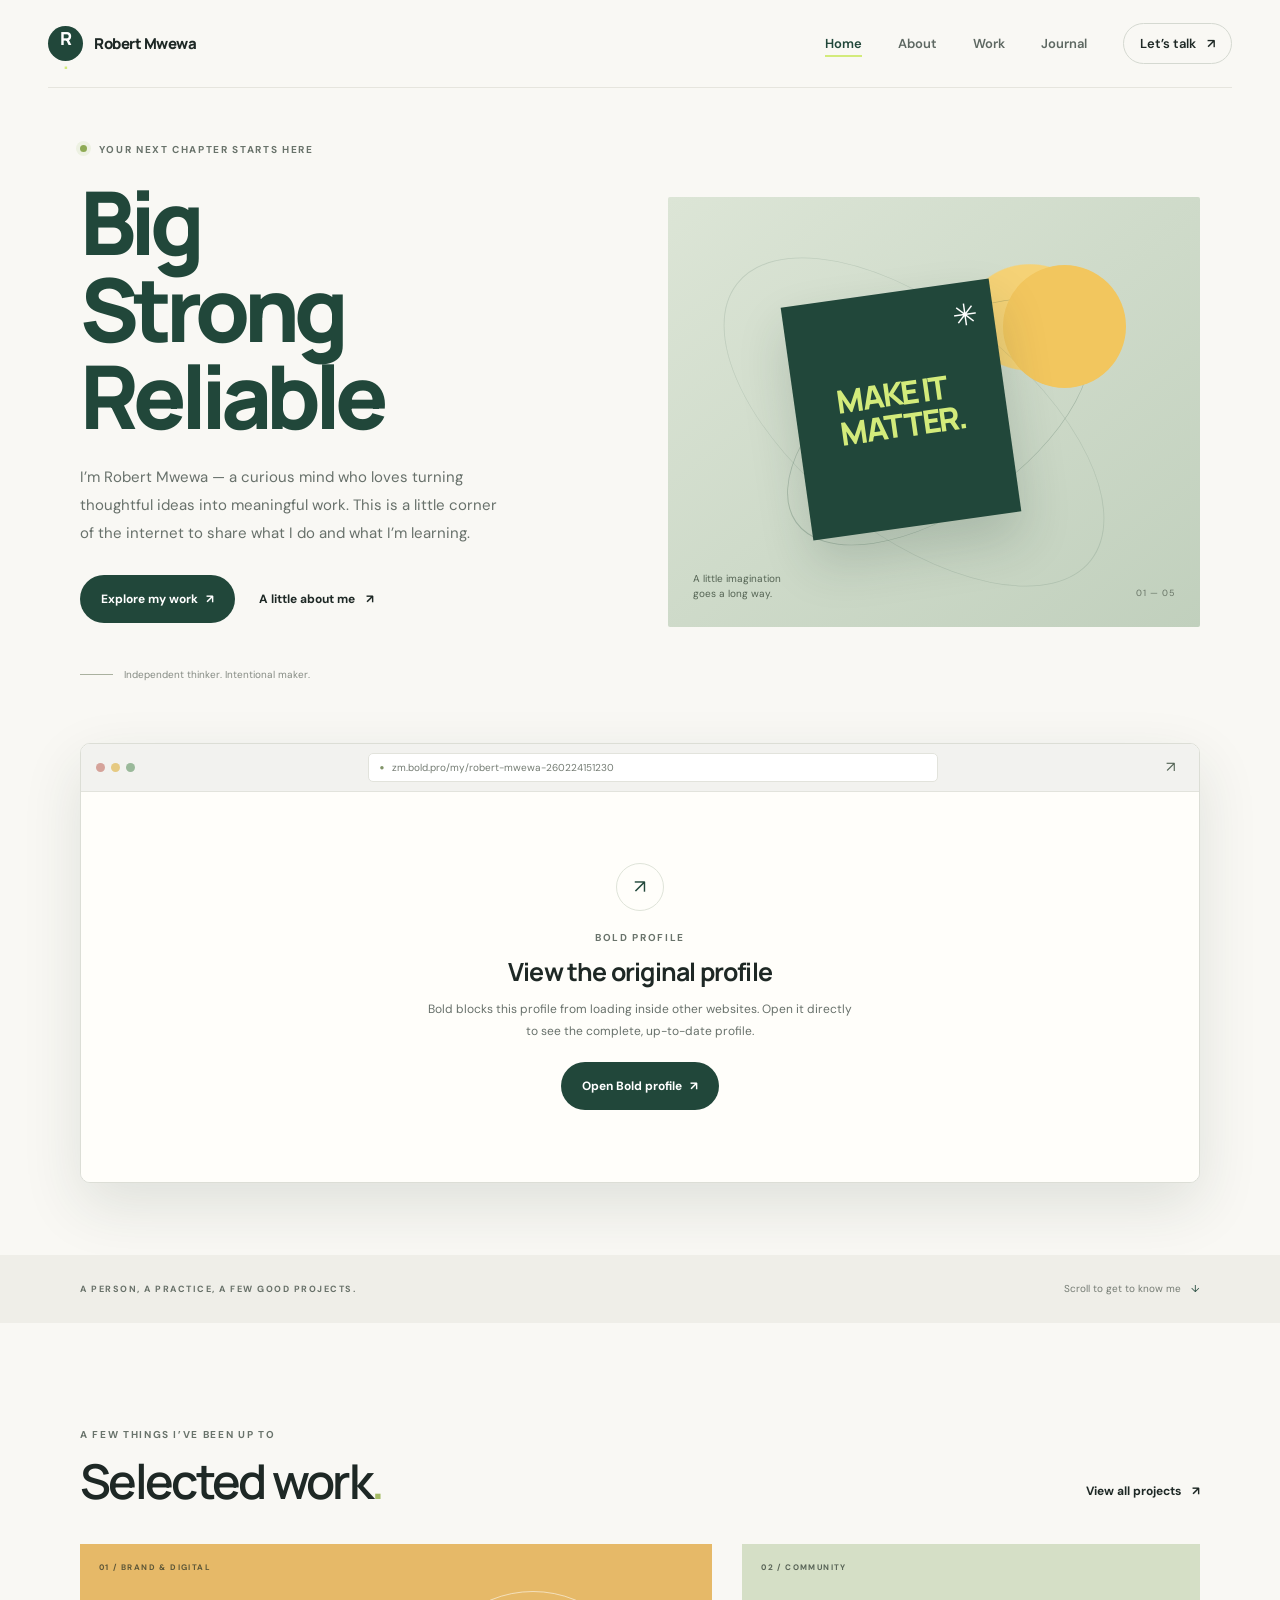
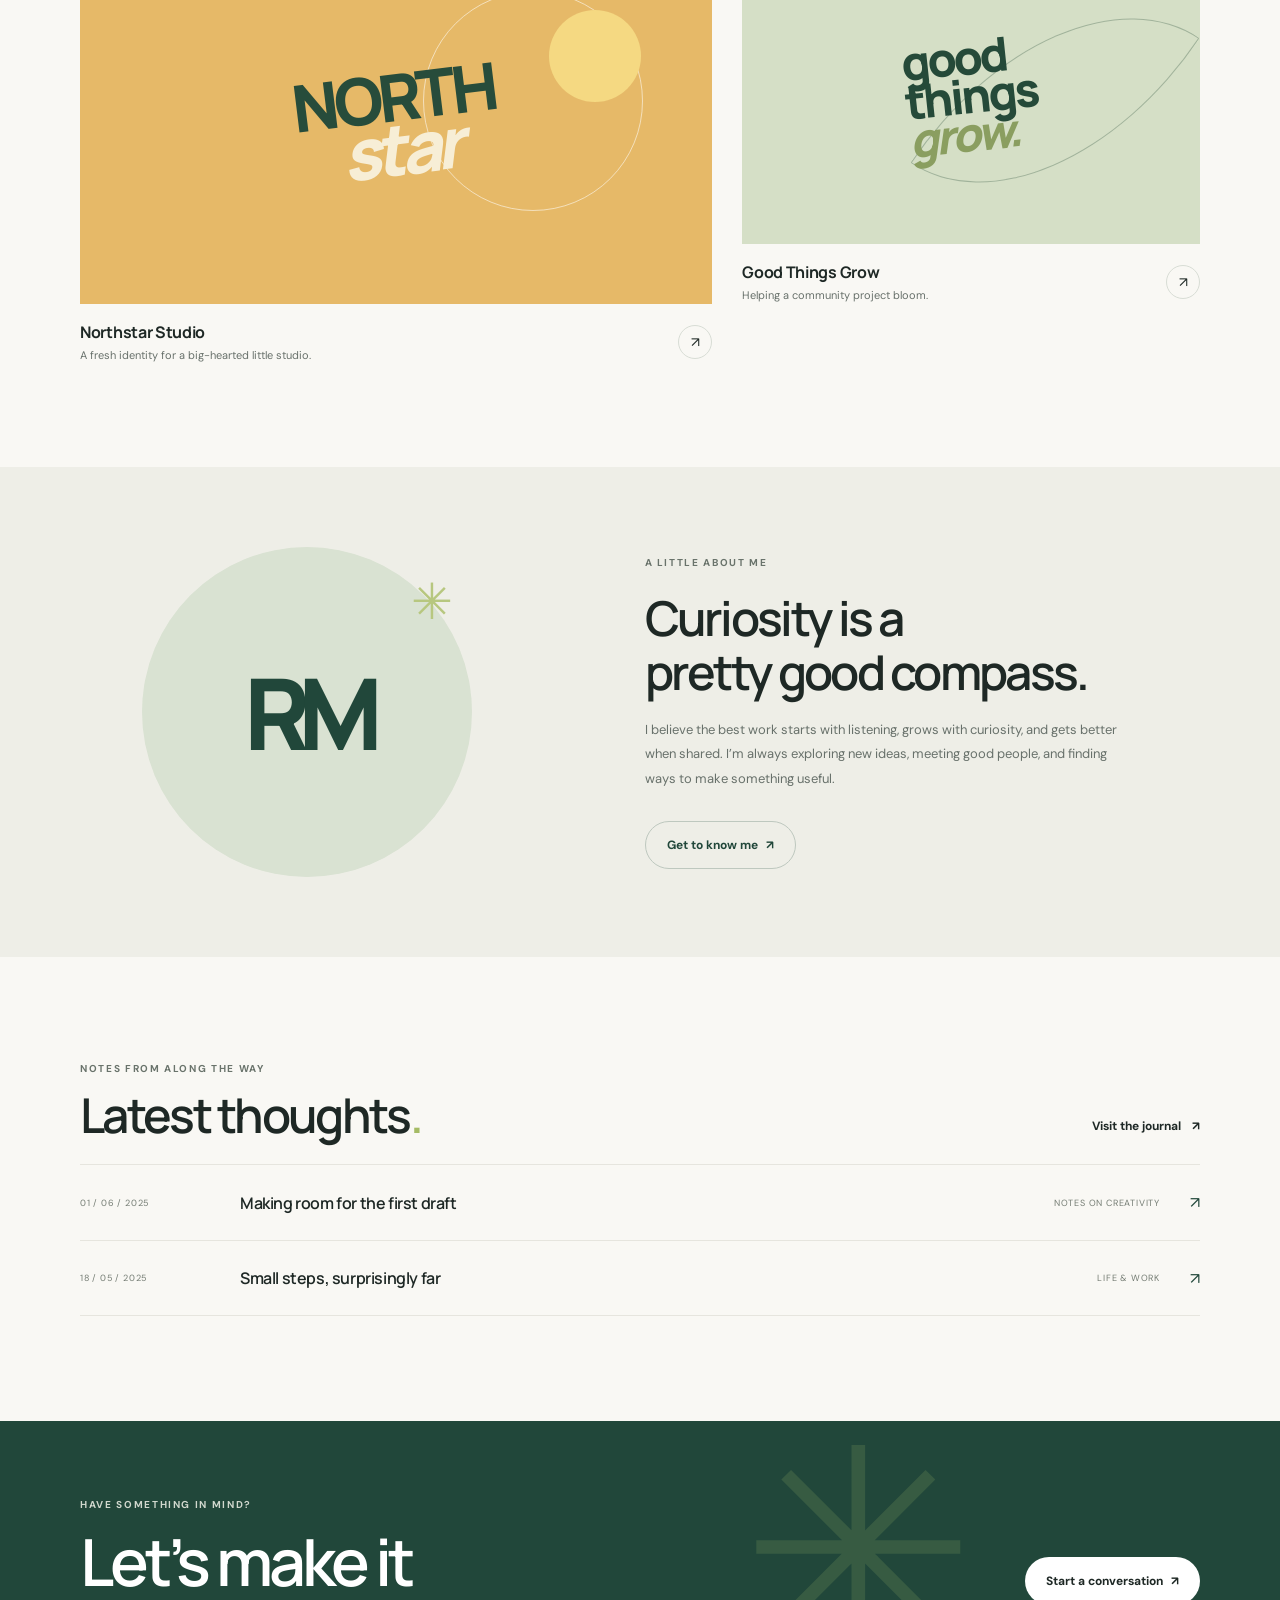
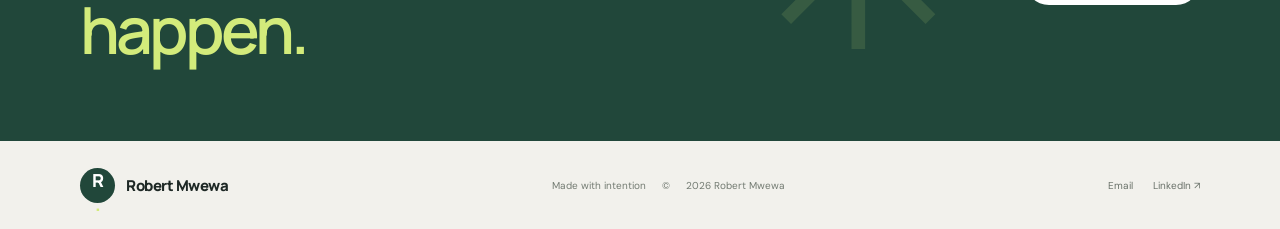
<file: index.html>
<!doctype html>
<html lang="en">
<head>
  <meta charset="utf-8">
  <meta name="viewport" content="width=device-width, initial-scale=1">
  <meta name="description" content="The personal portfolio of Robert Mwewa.">
  <title>Robert Mwewa — Personal Portfolio</title>
  <link rel="preconnect" href="https://fonts.googleapis.com">
  <link rel="preconnect" href="https://fonts.gstatic.com" crossorigin>
  <link href="https://fonts.googleapis.com/css2?family=DM+Sans:wght@400;500;600;700&family=Manrope:wght@400;500;600;700;800&display=swap" rel="stylesheet">
  <link rel="stylesheet" href="styles.css">
  <script src="script.js" defer></script>
</head>
<body>
  <header class="site-header">
    <a class="brand" href="index.html" aria-label="Robert Mwewa home"><span class="brand-mark">R<span>.</span></span><span>Robert Mwewa</span></a>
    <button class="menu-toggle" type="button" aria-expanded="false" aria-controls="site-nav" aria-label="Open navigation"><span></span><span></span></button>
    <nav class="site-nav" id="site-nav" aria-label="Main navigation">
      <a href="index.html">Home</a><a href="about.html">About</a><a href="work.html">Work</a><a href="journal.html">Journal</a><a class="nav-contact" href="contact.html">Let’s talk <span>↗</span></a>
    </nav>
  </header>

  <main>
    <section class="hero page-width">
      <div class="hero-copy">
        <p class="eyebrow"><span class="availability-dot"></span> YOUR NEXT CHAPTER STARTS HERE</p>
        <h1 class="hero-title"><span>Big</span><span>Strong</span><span>Reliable</span></h1>
        <p class="hero-intro">I’m Robert Mwewa — a curious mind who loves turning thoughtful ideas into meaningful work. This is a little corner of the internet to share what I do and what I’m learning.</p>
        <div class="hero-actions"><a class="button button-dark" href="work.html">Explore my work <span>↗</span></a><a class="text-link" href="about.html">A little about me <span>↗</span></a></div>
        <div class="hero-note"><span class="note-line"></span><span>Independent thinker. Intentional maker.</span></div>
      </div>
      <div class="hero-art" aria-label="Abstract artwork in warm yellow and blue" role="img">
        <div class="art-orbit orbit-one"></div><div class="art-orbit orbit-two"></div><div class="art-sun"></div><div class="art-card"><span>MAKE IT<br>MATTER.</span><i>✳</i></div><div class="art-caption">A little imagination<br>goes a long way.</div><div class="art-index">01 — 05</div>
      </div>
    </section>

    <section class="page-width profile-window-section" aria-label="Robert Mwewa's professional profile">
      <div class="browser-window">
        <div class="browser-toolbar">
          <div class="browser-controls"><span></span><span></span><span></span></div>
          <div class="browser-address"><span class="browser-lock">●</span> zm.bold.pro/my/robert-mwewa-260224151230</div>
          <a class="browser-open-link" href="https://zm.bold.pro/my/robert-mwewa-260224151230" target="_blank" rel="noopener noreferrer" aria-label="Open full profile in a new tab">↗</a>
        </div>
        <div class="profile-embed-notice">
          <span class="notice-icon" aria-hidden="true">↗</span>
          <p class="eyebrow">BOLD PROFILE</p>
          <h2>View the original profile</h2>
          <p>Bold blocks this profile from loading inside other websites. Open it directly to see the complete, up-to-date profile.</p>
          <a class="button button-dark" href="https://zm.bold.pro/my/robert-mwewa-260224151230" target="_blank" rel="noopener noreferrer">Open Bold profile <span>↗</span></a>
        </div>
      </div>
    </section>

    <section class="intro-strip">
      <div class="page-width strip-inner"><p>A PERSON, A PRACTICE, A FEW GOOD PROJECTS.</p><span>Scroll to get to know me <span class="down-arrow">↓</span></span></div>
    </section>

    <section class="section page-width featured-section">
      <div class="section-heading"><div><p class="eyebrow">A FEW THINGS I’VE BEEN UP TO</p><h2>Selected work<span class="accent-dot">.</span></h2></div><a class="text-link" href="work.html">View all projects <span>↗</span></a></div>
      <div class="project-grid">
        <a class="project-card project-large" href="work.html"><div class="project-art project-art-one"><span class="art-label">01 / BRAND & DIGITAL</span><div class="orbit-type">NORTH<br><em>star</em></div><span class="mini-sun"></span></div><div class="project-meta"><div><h3>Northstar Studio</h3><p>A fresh identity for a big-hearted little studio.</p></div><span class="round-arrow">↗</span></div></a>
        <a class="project-card" href="work.html"><div class="project-art project-art-two"><span class="art-label">02 / COMMUNITY</span><div class="community-mark">good<br>things<br><i>grow.</i></div><div class="leaf-shape"></div></div><div class="project-meta"><div><h3>Good Things Grow</h3><p>Helping a community project bloom.</p></div><span class="round-arrow">↗</span></div></a>
      </div>
    </section>

    <section class="home-about">
      <div class="page-width about-preview"><div class="about-shape"><span>RM</span><div class="shape-star">✳</div></div><div><p class="eyebrow">A LITTLE ABOUT ME</p><h2>Curiosity is a<br>pretty good compass.</h2><p class="body-copy">I believe the best work starts with listening, grows with curiosity, and gets better when shared. I’m always exploring new ideas, meeting good people, and finding ways to make something useful.</p><a class="button button-outline" href="about.html">Get to know me <span>↗</span></a></div></div>
    </section>

    <section class="section page-width journal-preview">
      <div class="section-heading"><div><p class="eyebrow">NOTES FROM ALONG THE WAY</p><h2>Latest thoughts<span class="accent-dot">.</span></h2></div><a class="text-link" href="journal.html">Visit the journal <span>↗</span></a></div>
      <a class="journal-row" href="journal.html"><span class="journal-date">01 / 06 / 2025</span><span class="journal-title">Making room for the first draft</span><span class="journal-type">NOTES ON CREATIVITY</span><span class="row-arrow">↗</span></a>
      <a class="journal-row" href="journal.html"><span class="journal-date">18 / 05 / 2025</span><span class="journal-title">Small steps, surprisingly far</span><span class="journal-type">LIFE & WORK</span><span class="row-arrow">↗</span></a>
    </section>

    <section class="contact-banner"><div class="page-width contact-inner"><div><p class="eyebrow">HAVE SOMETHING IN MIND?</p><h2>Let’s make it<br><span>happen.</span></h2></div><a class="button button-light" href="contact.html">Start a conversation <span>↗</span></a><span class="banner-star">✳</span></div></section>
  </main>
  <footer class="site-footer"><div class="page-width footer-inner"><a class="brand" href="index.html"><span class="brand-mark">R<span>.</span></span><span>Robert Mwewa</span></a><p>Made with intention <span>© <span data-year></span> Robert Mwewa</span></p><div class="footer-links"><a href="contact.html">Email</a><a href="https://www.linkedin.com/" target="_blank" rel="noreferrer">LinkedIn ↗</a></div></div></footer>
</body>
</html>
</file>
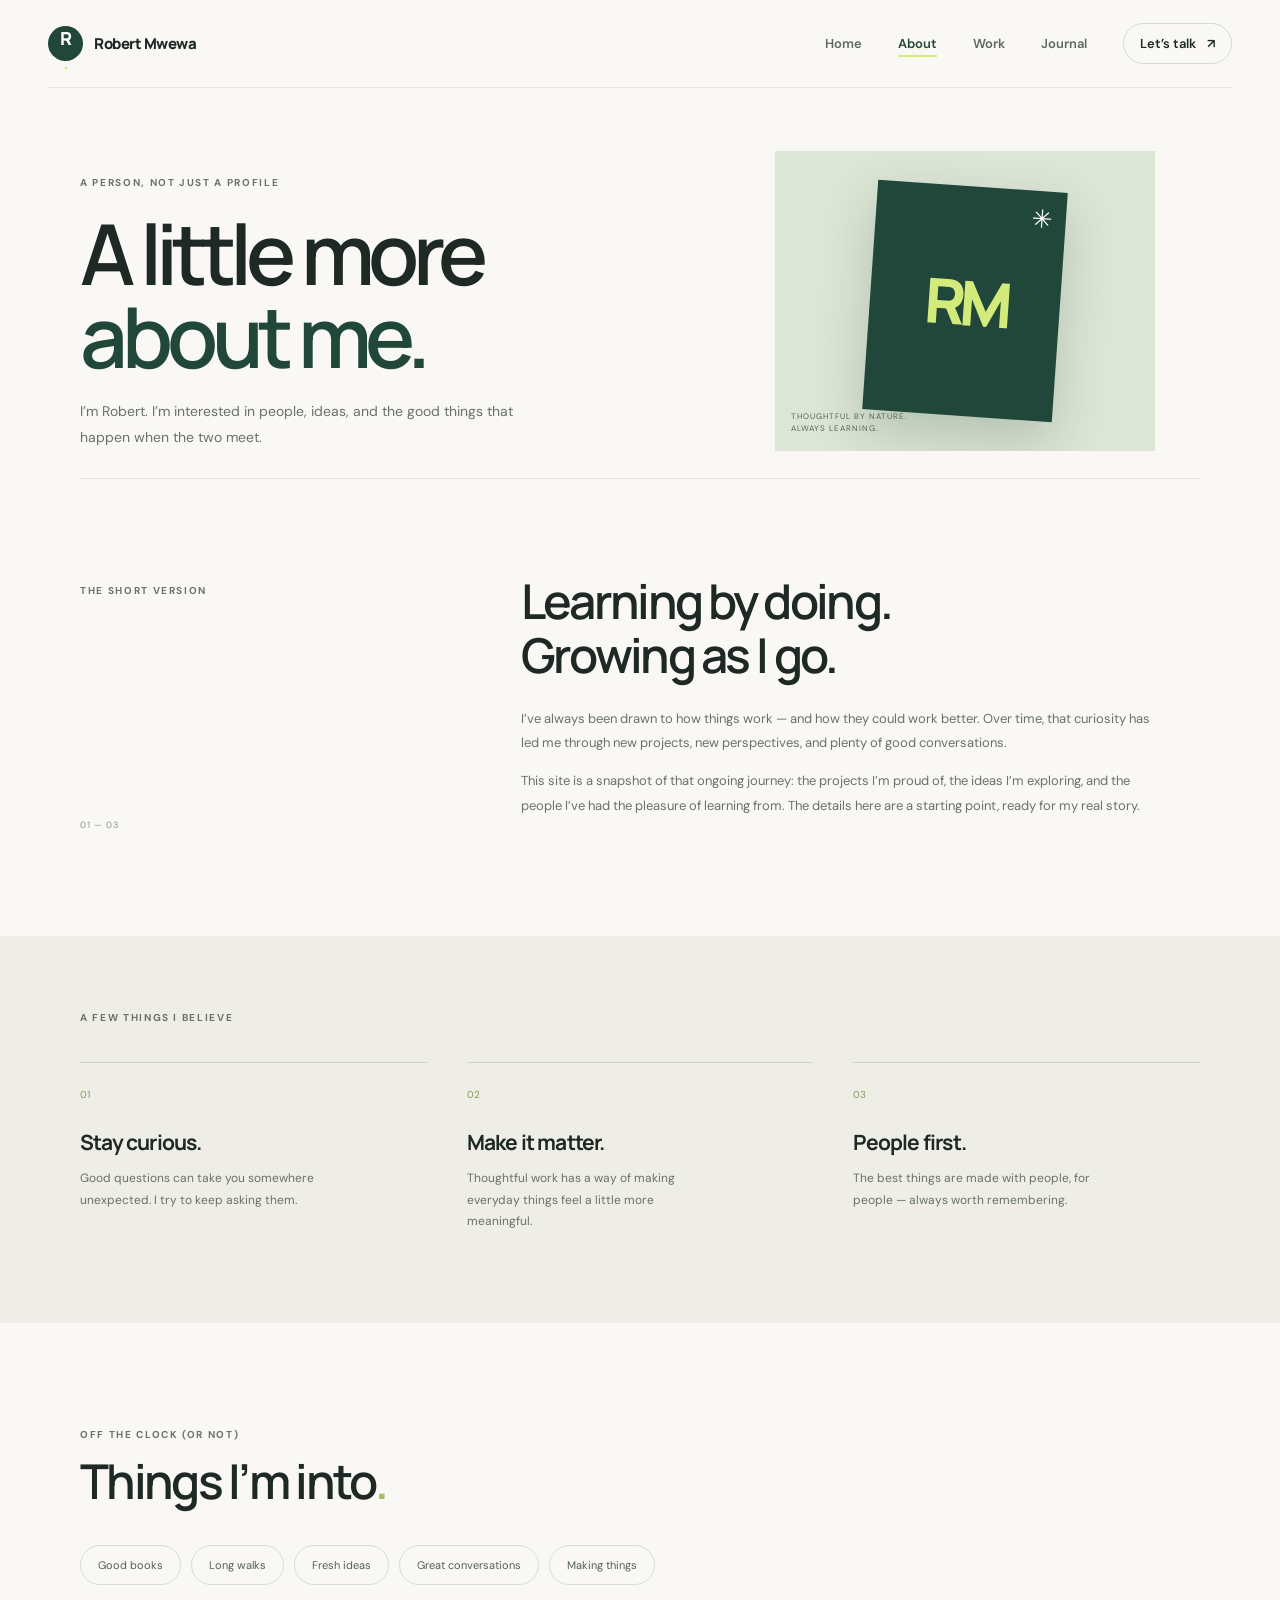
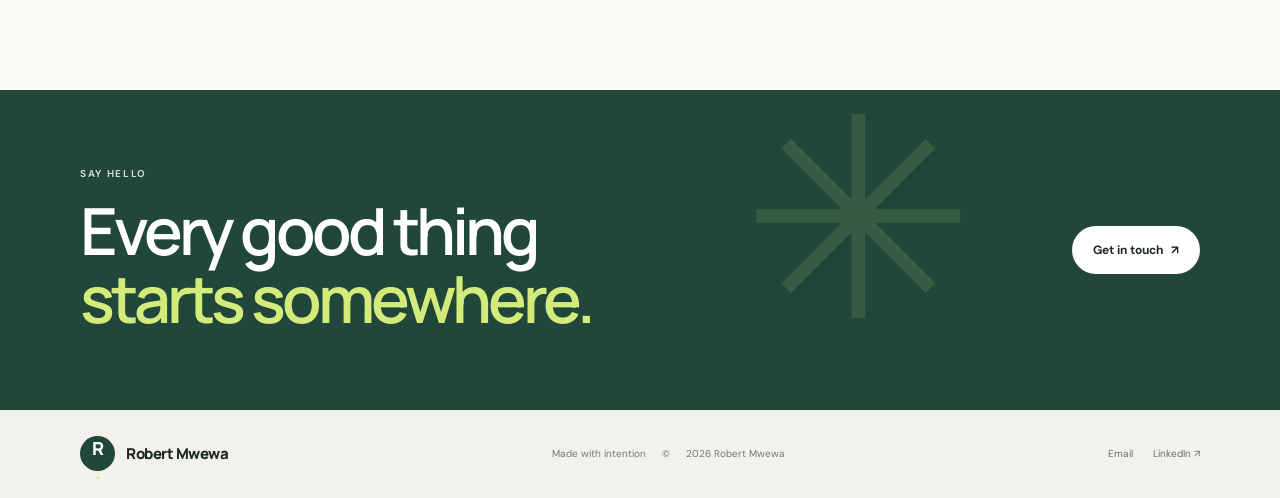
<file: about.html>
<!doctype html>
<html lang="en">
<head>
  <meta charset="utf-8"><meta name="viewport" content="width=device-width, initial-scale=1">
  <meta name="description" content="Get to know Robert Mwewa."><title>About — Robert Mwewa</title>
  <link rel="preconnect" href="https://fonts.googleapis.com"><link rel="preconnect" href="https://fonts.gstatic.com" crossorigin>
  <link href="https://fonts.googleapis.com/css2?family=DM+Sans:wght@400;500;600;700&family=Manrope:wght@400;500;600;700;800&display=swap" rel="stylesheet"><link rel="stylesheet" href="styles.css"><script src="script.js" defer></script>
</head>
<body>
  <header class="site-header"><a class="brand" href="index.html"><span class="brand-mark">R<span>.</span></span><span>Robert Mwewa</span></a><button class="menu-toggle" type="button" aria-expanded="false" aria-controls="site-nav" aria-label="Open navigation"><span></span><span></span></button><nav class="site-nav" id="site-nav" aria-label="Main navigation"><a href="index.html">Home</a><a href="about.html">About</a><a href="work.html">Work</a><a href="journal.html">Journal</a><a class="nav-contact" href="contact.html">Let’s talk <span>↗</span></a></nav></header>
  <main><section class="inner-hero page-width"><p class="eyebrow">A PERSON, NOT JUST A PROFILE</p><h1>A little more<br><span>about me.</span></h1><p class="inner-lede">I’m Robert. I’m interested in people, ideas, and the good things that happen when the two meet.</p><div class="about-hero-art"><div class="about-portrait"><span>RM</span><i>✳</i></div><span class="portrait-note">THOUGHTFUL BY NATURE.<br>ALWAYS LEARNING.</span></div></section>
    <section class="section page-width story-section"><div class="story-label"><p class="eyebrow">THE SHORT VERSION</p><span>01 — 03</span></div><div class="story-content"><h2>Learning by doing.<br>Growing as I go.</h2><p class="body-copy">I’ve always been drawn to how things work — and how they could work better. Over time, that curiosity has led me through new projects, new perspectives, and plenty of good conversations.</p><p class="body-copy">This site is a snapshot of that ongoing journey: the projects I’m proud of, the ideas I’m exploring, and the people I’ve had the pleasure of learning from. The details here are a starting point, ready for my real story.</p></div></section>
    <section class="values-section"><div class="page-width"><p class="eyebrow">A FEW THINGS I BELIEVE</p><div class="values-grid"><article><span>01</span><h3>Stay curious.</h3><p>Good questions can take you somewhere unexpected. I try to keep asking them.</p></article><article><span>02</span><h3>Make it matter.</h3><p>Thoughtful work has a way of making everyday things feel a little more meaningful.</p></article><article><span>03</span><h3>People first.</h3><p>The best things are made with people, for people — always worth remembering.</p></article></div></div></section>
    <section class="section page-width"><div class="section-heading"><div><p class="eyebrow">OFF THE CLOCK (OR NOT)</p><h2>Things I’m into<span class="accent-dot">.</span></h2></div></div><div class="interest-list"><span>Good books</span><span>Long walks</span><span>Fresh ideas</span><span>Great conversations</span><span>Making things</span></div></section>
    <section class="contact-banner"><div class="page-width contact-inner"><div><p class="eyebrow">SAY HELLO</p><h2>Every good thing<br><span>starts somewhere.</span></h2></div><a class="button button-light" href="contact.html">Get in touch <span>↗</span></a><span class="banner-star">✳</span></div></section></main>
  <footer class="site-footer"><div class="page-width footer-inner"><a class="brand" href="index.html"><span class="brand-mark">R<span>.</span></span><span>Robert Mwewa</span></a><p>Made with intention <span>© <span data-year></span> Robert Mwewa</span></p><div class="footer-links"><a href="contact.html">Email</a><a href="https://www.linkedin.com/" target="_blank" rel="noreferrer">LinkedIn ↗</a></div></div></footer>
</body></html>
</file>
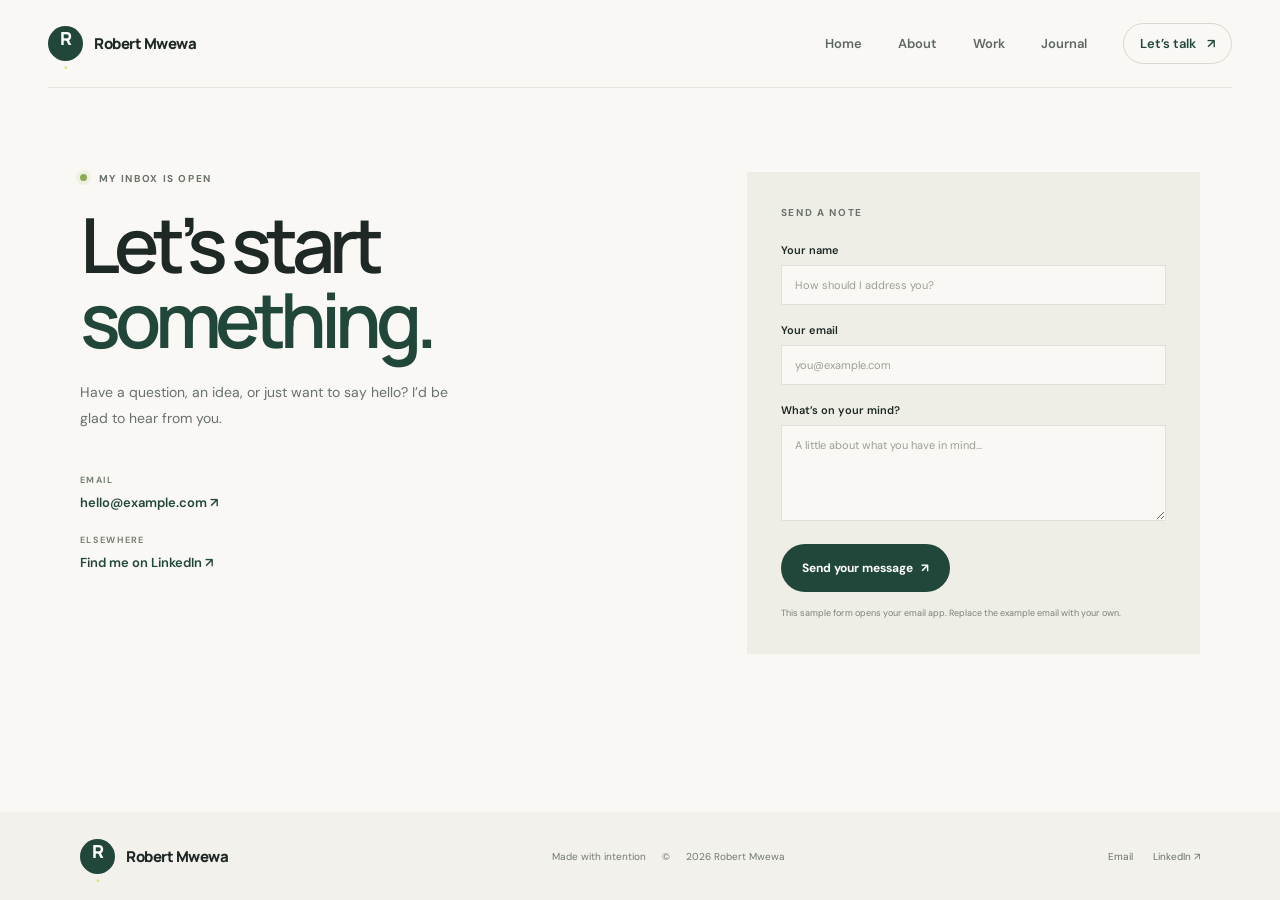
<file: contact.html>
<!doctype html>
<html lang="en">
<head>
  <meta charset="utf-8"><meta name="viewport" content="width=device-width, initial-scale=1">
  <meta name="description" content="Get in touch with Robert Mwewa."><title>Contact — Robert Mwewa</title>
  <link rel="preconnect" href="https://fonts.googleapis.com"><link rel="preconnect" href="https://fonts.gstatic.com" crossorigin>
  <link href="https://fonts.googleapis.com/css2?family=DM+Sans:wght@400;500;600;700&family=Manrope:wght@400;500;600;700;800&display=swap" rel="stylesheet"><link rel="stylesheet" href="styles.css"><script src="script.js" defer></script>
</head>
<body>
  <header class="site-header"><a class="brand" href="index.html"><span class="brand-mark">R<span>.</span></span><span>Robert Mwewa</span></a><button class="menu-toggle" type="button" aria-expanded="false" aria-controls="site-nav" aria-label="Open navigation"><span></span><span></span></button><nav class="site-nav" id="site-nav" aria-label="Main navigation"><a href="index.html">Home</a><a href="about.html">About</a><a href="work.html">Work</a><a href="journal.html">Journal</a><a class="nav-contact" href="contact.html">Let’s talk <span>↗</span></a></nav></header>
  <main><section class="contact-page page-width"><div class="contact-page-copy"><p class="eyebrow"><span class="availability-dot"></span> MY INBOX IS OPEN</p><h1>Let’s start<br><span>something.</span></h1><p class="inner-lede">Have a question, an idea, or just want to say hello? I’d be glad to hear from you.</p><div class="contact-detail"><span>EMAIL</span><a href="mailto:hello@example.com">hello@example.com ↗</a></div><div class="contact-detail"><span>ELSEWHERE</span><a href="https://www.linkedin.com/" target="_blank" rel="noreferrer">Find me on LinkedIn ↗</a></div></div>
      <form class="contact-form" action="mailto:hello@example.com" method="post" enctype="text/plain"><p class="eyebrow">SEND A NOTE</p><label for="name">Your name</label><input id="name" name="name" type="text" placeholder="How should I address you?" required><label for="email">Your email</label><input id="email" name="email" type="email" placeholder="you@example.com" required><label for="message">What’s on your mind?</label><textarea id="message" name="message" rows="5" placeholder="A little about what you have in mind..." required></textarea><button class="button button-dark" type="submit">Send your message <span>↗</span></button><p class="form-note">This sample form opens your email app. Replace the example email with your own.</p></form></section></main>
  <footer class="site-footer"><div class="page-width footer-inner"><a class="brand" href="index.html"><span class="brand-mark">R<span>.</span></span><span>Robert Mwewa</span></a><p>Made with intention <span>© <span data-year></span> Robert Mwewa</span></p><div class="footer-links"><a href="contact.html">Email</a><a href="https://www.linkedin.com/" target="_blank" rel="noreferrer">LinkedIn ↗</a></div></div></footer>
</body></html>
</file>
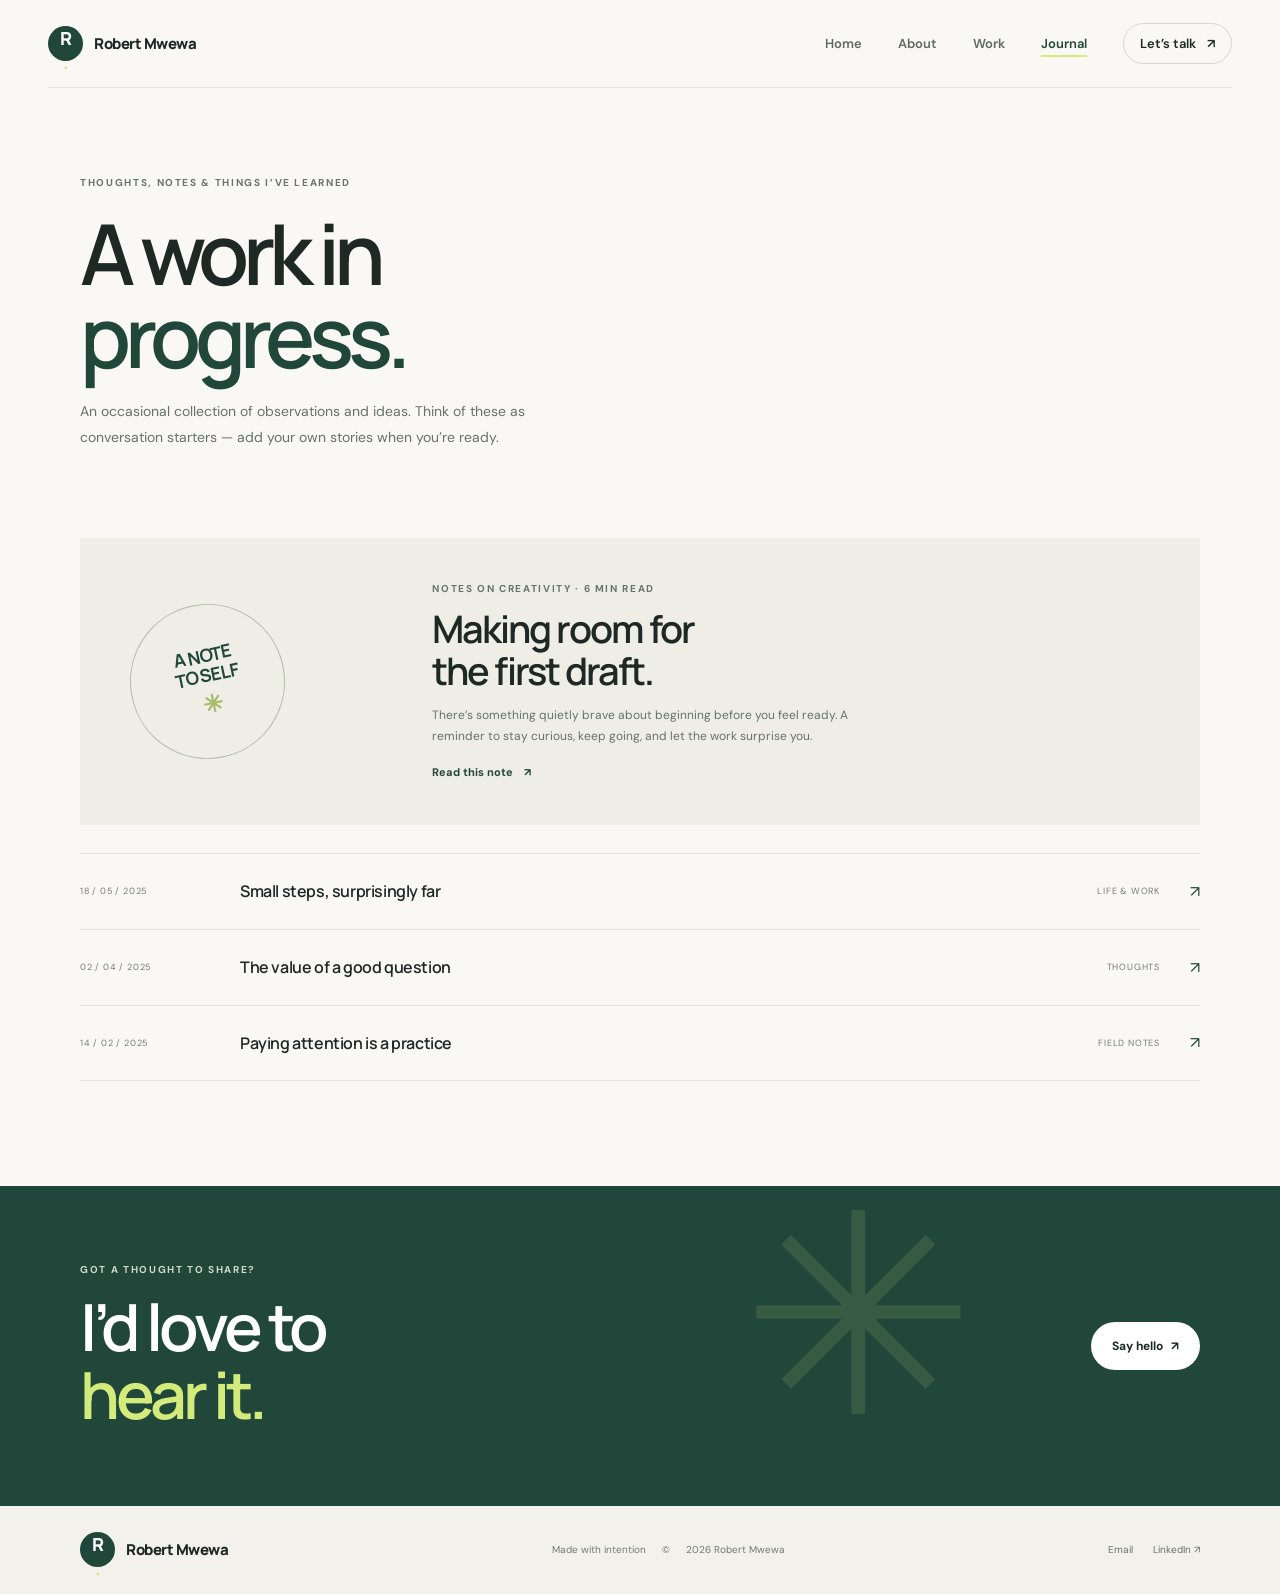
<file: journal.html>
<!doctype html>
<html lang="en">
<head>
  <meta charset="utf-8"><meta name="viewport" content="width=device-width, initial-scale=1">
  <meta name="description" content="Notes and ideas from Robert Mwewa."><title>Journal — Robert Mwewa</title>
  <link rel="preconnect" href="https://fonts.googleapis.com"><link rel="preconnect" href="https://fonts.gstatic.com" crossorigin>
  <link href="https://fonts.googleapis.com/css2?family=DM+Sans:wght@400;500;600;700&family=Manrope:wght@400;500;600;700;800&display=swap" rel="stylesheet"><link rel="stylesheet" href="styles.css"><script src="script.js" defer></script>
</head>
<body>
  <header class="site-header"><a class="brand" href="index.html"><span class="brand-mark">R<span>.</span></span><span>Robert Mwewa</span></a><button class="menu-toggle" type="button" aria-expanded="false" aria-controls="site-nav" aria-label="Open navigation"><span></span><span></span></button><nav class="site-nav" id="site-nav" aria-label="Main navigation"><a href="index.html">Home</a><a href="about.html">About</a><a href="work.html">Work</a><a href="journal.html">Journal</a><a class="nav-contact" href="contact.html">Let’s talk <span>↗</span></a></nav></header>
  <main><section class="inner-hero journal-intro page-width"><p class="eyebrow">THOUGHTS, NOTES & THINGS I’VE LEARNED</p><h1>A work in<br><span>progress.</span></h1><p class="inner-lede">An occasional collection of observations and ideas. Think of these as conversation starters — add your own stories when you’re ready.</p></section>
    <section class="section page-width journal-list"><a class="journal-feature" href="contact.html"><div class="feature-stamp">A NOTE<br>TO SELF <span>✳</span></div><div><p class="eyebrow">NOTES ON CREATIVITY · 6 MIN READ</p><h2>Making room for<br>the first draft.</h2><p>There’s something quietly brave about beginning before you feel ready. A reminder to stay curious, keep going, and let the work surprise you.</p><span class="text-link">Read this note <span>↗</span></span></div></a>
      <a class="journal-row" href="contact.html"><span class="journal-date">18 / 05 / 2025</span><span class="journal-title">Small steps, surprisingly far</span><span class="journal-type">LIFE & WORK</span><span class="row-arrow">↗</span></a>
      <a class="journal-row" href="contact.html"><span class="journal-date">02 / 04 / 2025</span><span class="journal-title">The value of a good question</span><span class="journal-type">THOUGHTS</span><span class="row-arrow">↗</span></a>
      <a class="journal-row" href="contact.html"><span class="journal-date">14 / 02 / 2025</span><span class="journal-title">Paying attention is a practice</span><span class="journal-type">FIELD NOTES</span><span class="row-arrow">↗</span></a>
    </section><section class="contact-banner"><div class="page-width contact-inner"><div><p class="eyebrow">GOT A THOUGHT TO SHARE?</p><h2>I’d love to<br><span>hear it.</span></h2></div><a class="button button-light" href="contact.html">Say hello <span>↗</span></a><span class="banner-star">✳</span></div></section></main>
  <footer class="site-footer"><div class="page-width footer-inner"><a class="brand" href="index.html"><span class="brand-mark">R<span>.</span></span><span>Robert Mwewa</span></a><p>Made with intention <span>© <span data-year></span> Robert Mwewa</span></p><div class="footer-links"><a href="contact.html">Email</a><a href="https://www.linkedin.com/" target="_blank" rel="noreferrer">LinkedIn ↗</a></div></div></footer>
</body></html>
</file>
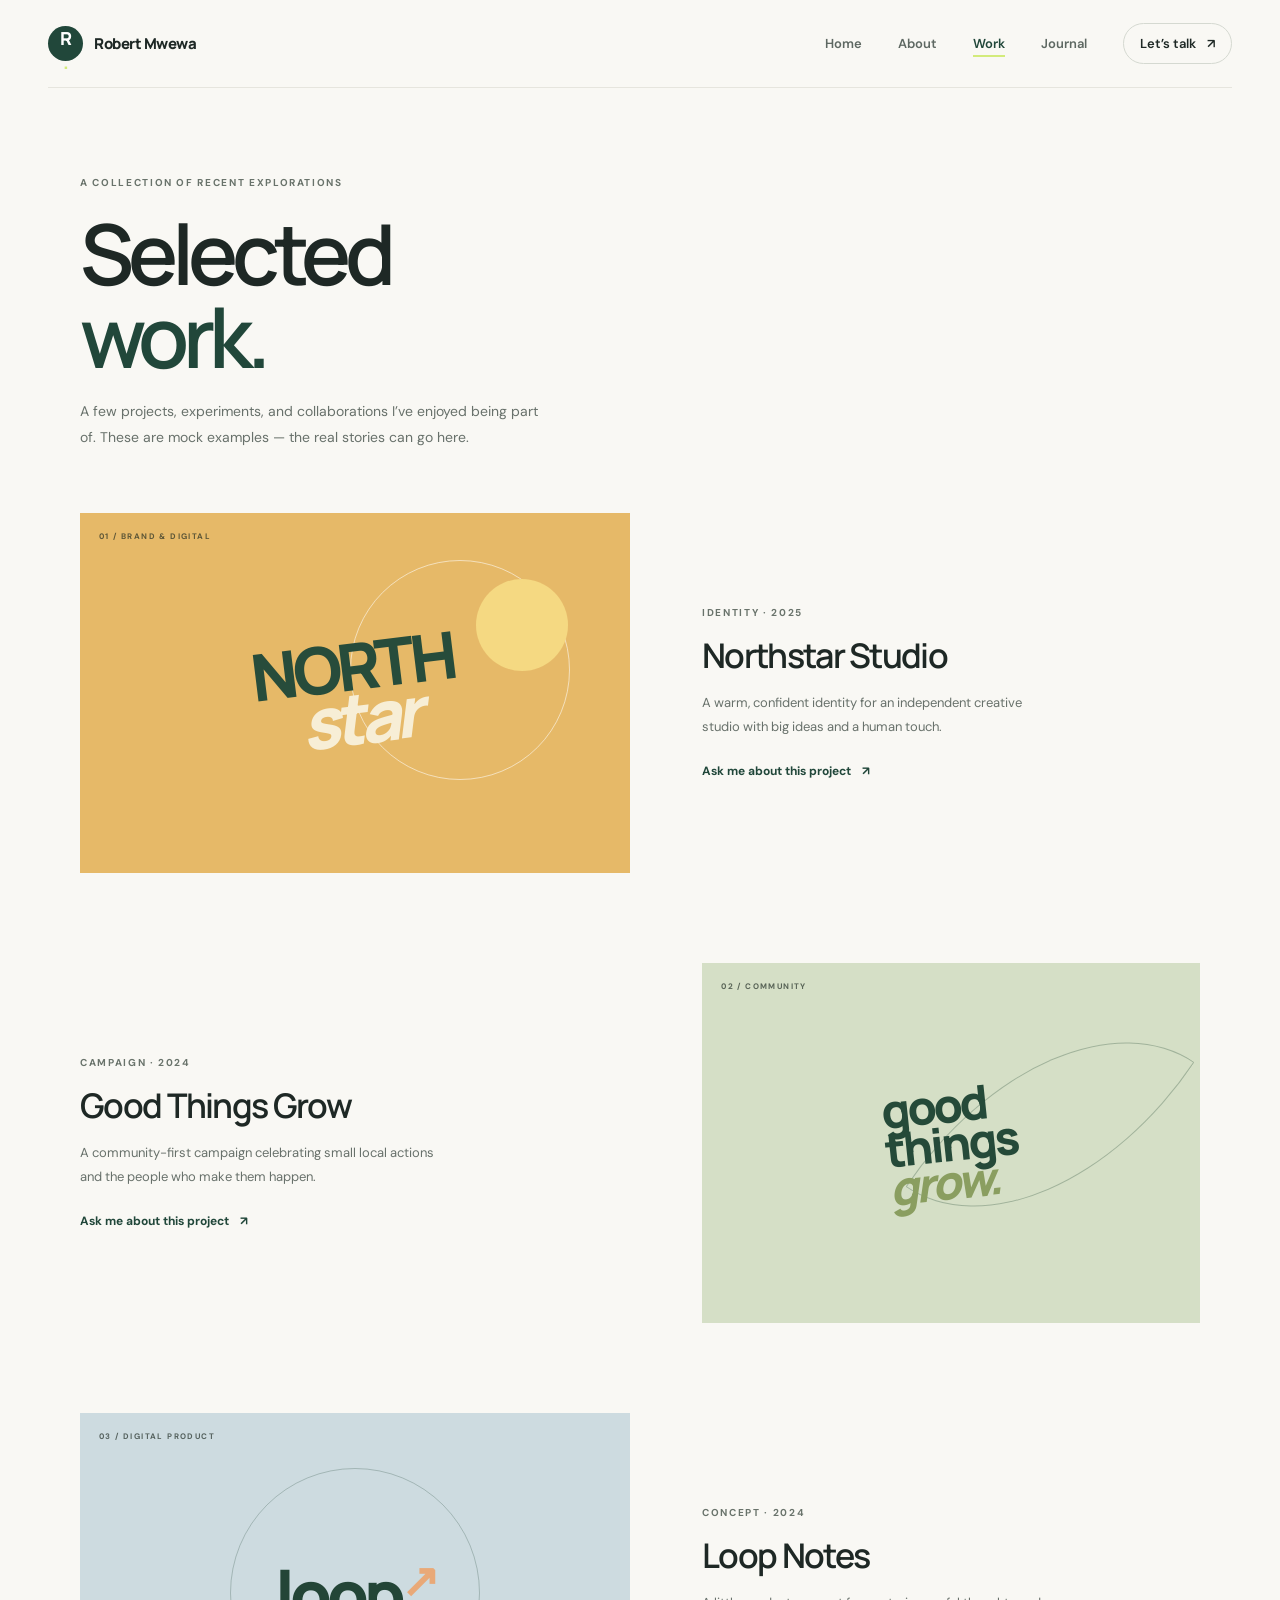
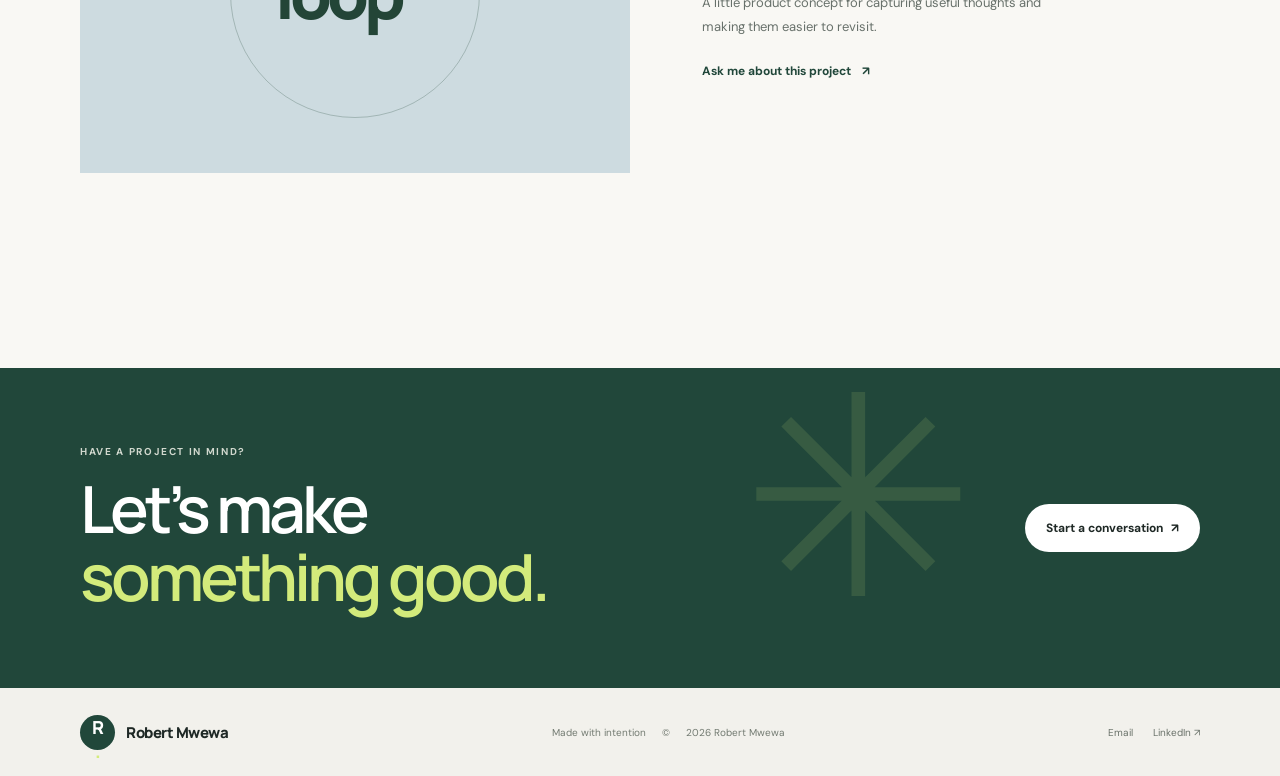
<file: work.html>
<!doctype html>
<html lang="en">
<head>
  <meta charset="utf-8"><meta name="viewport" content="width=device-width, initial-scale=1">
  <meta name="description" content="Selected projects by Robert Mwewa."><title>Selected Work — Robert Mwewa</title>
  <link rel="preconnect" href="https://fonts.googleapis.com"><link rel="preconnect" href="https://fonts.gstatic.com" crossorigin>
  <link href="https://fonts.googleapis.com/css2?family=DM+Sans:wght@400;500;600;700&family=Manrope:wght@400;500;600;700;800&display=swap" rel="stylesheet"><link rel="stylesheet" href="styles.css"><script src="script.js" defer></script>
</head>
<body>
  <header class="site-header"><a class="brand" href="index.html"><span class="brand-mark">R<span>.</span></span><span>Robert Mwewa</span></a><button class="menu-toggle" type="button" aria-expanded="false" aria-controls="site-nav" aria-label="Open navigation"><span></span><span></span></button><nav class="site-nav" id="site-nav" aria-label="Main navigation"><a href="index.html">Home</a><a href="about.html">About</a><a href="work.html">Work</a><a href="journal.html">Journal</a><a class="nav-contact" href="contact.html">Let’s talk <span>↗</span></a></nav></header>
  <main><section class="inner-hero work-intro page-width"><p class="eyebrow">A COLLECTION OF RECENT EXPLORATIONS</p><h1>Selected<br><span>work.</span></h1><p class="inner-lede">A few projects, experiments, and collaborations I’ve enjoyed being part of. These are mock examples — the real stories can go here.</p></section>
    <section class="section page-width work-list">
      <article class="work-item"><div class="project-art project-art-one"><span class="art-label">01 / BRAND & DIGITAL</span><div class="orbit-type">NORTH<br><em>star</em></div><span class="mini-sun"></span></div><div class="work-copy"><p class="eyebrow">IDENTITY · 2025</p><h2>Northstar Studio</h2><p>A warm, confident identity for an independent creative studio with big ideas and a human touch.</p><a class="text-link" href="contact.html">Ask me about this project <span>↗</span></a></div></article>
      <article class="work-item"><div class="project-art project-art-two"><span class="art-label">02 / COMMUNITY</span><div class="community-mark">good<br>things<br><i>grow.</i></div><div class="leaf-shape"></div></div><div class="work-copy"><p class="eyebrow">CAMPAIGN · 2024</p><h2>Good Things Grow</h2><p>A community-first campaign celebrating small local actions and the people who make them happen.</p><a class="text-link" href="contact.html">Ask me about this project <span>↗</span></a></div></article>
      <article class="work-item"><div class="project-art project-art-three"><span class="art-label">03 / DIGITAL PRODUCT</span><div class="loop-symbol">loop<span>↗</span></div><div class="loop-orb"></div></div><div class="work-copy"><p class="eyebrow">CONCEPT · 2024</p><h2>Loop Notes</h2><p>A little product concept for capturing useful thoughts and making them easier to revisit.</p><a class="text-link" href="contact.html">Ask me about this project <span>↗</span></a></div></article>
    </section><section class="contact-banner"><div class="page-width contact-inner"><div><p class="eyebrow">HAVE A PROJECT IN MIND?</p><h2>Let’s make<br><span>something good.</span></h2></div><a class="button button-light" href="contact.html">Start a conversation <span>↗</span></a><span class="banner-star">✳</span></div></section></main>
  <footer class="site-footer"><div class="page-width footer-inner"><a class="brand" href="index.html"><span class="brand-mark">R<span>.</span></span><span>Robert Mwewa</span></a><p>Made with intention <span>© <span data-year></span> Robert Mwewa</span></p><div class="footer-links"><a href="contact.html">Email</a><a href="https://www.linkedin.com/" target="_blank" rel="noreferrer">LinkedIn ↗</a></div></div></footer>
</body></html>
</file>
<file: styles.css>
:root {
  --ink: #1e2825;
  --muted: #68716b;
  --paper: #f9f8f4;
  --white: #fff;
  --green: #21473a;
  --green-deep: #17362d;
  --lime: #d3eb7b;
  --line: #e6e5de;
  --yellow: #f2c65e;
  --font-display: "Manrope", sans-serif;
  --font-body: "DM Sans", sans-serif;
}

* { box-sizing: border-box; }
html { scroll-behavior: smooth; }
body { margin: 0; background: var(--paper); color: var(--ink); font-family: var(--font-body); -webkit-font-smoothing: antialiased; }
a { color: inherit; text-decoration: none; }
button, input, textarea { font: inherit; }
.page-width { width: min(1120px, calc(100% - 96px)); margin-inline: auto; }
.site-header { height: 88px; width: min(1280px, calc(100% - 96px)); margin: auto; display: flex; justify-content: space-between; align-items: center; border-bottom: 1px solid var(--line); position: relative; z-index: 3; }
.brand { display: inline-flex; gap: 11px; align-items: center; font-family: var(--font-display); font-size: 15px; font-weight: 800; letter-spacing: -.5px; }
.brand-mark { width: 35px; height: 35px; border-radius: 50%; display: grid; place-items: center; background: var(--green); color: white; font-size: 18px; letter-spacing: -1px; }
.brand-mark span { color: var(--lime); }
.site-nav { display: flex; align-items: center; gap: 36px; font-size: 13px; font-weight: 600; color: #5e6862; }
.site-nav a { transition: color .2s ease; }
.site-nav a:hover, .site-nav a[aria-current="page"] { color: var(--green); }
.site-nav a[aria-current="page"]:not(.nav-contact) { text-decoration: underline; text-decoration-color: var(--lime); text-decoration-thickness: 2px; text-underline-offset: 7px; }
.site-nav .nav-contact { border: 1px solid #d5d9d1; border-radius: 30px; padding: 11px 16px; color: var(--ink); }
.nav-contact span, .button span, .text-link span { padding-left: 8px; }
.menu-toggle { display: none; }
.hero { min-height: 570px; display: grid; grid-template-columns: 1fr 1fr; align-items: center; gap: 56px; padding-block: 55px 62px; }
.eyebrow { font-size: 10px; font-weight: 700; letter-spacing: 1.65px; color: #69736b; margin: 0 0 22px; }
.availability-dot { width: 7px; height: 7px; background: #8eaa54; border-radius: 50%; display: inline-block; margin-right: 8px; vertical-align: 1px; box-shadow: 0 0 0 4px #edf1e2; }
h1, h2, h3, p { margin-top: 0; }
.hero h1, .inner-hero h1, .contact-page h1 { font-family: var(--font-display); font-size: clamp(56px, 7vw, 88px); letter-spacing: -6px; line-height: .99; margin: 0; font-weight: 600; }
.hero h1 span, .inner-hero h1 span, .contact-page h1 span { color: var(--green); }
.hero .hero-title span { display: block; color: var(--green); font-weight: 800; }
.hero-intro { max-width: 430px; color: var(--muted); font-size: 15px; line-height: 1.85; margin: 25px 0 27px; }
.hero-actions { display: flex; align-items: center; gap: 24px; }
.button { display: inline-flex; min-height: 48px; align-items: center; justify-content: center; border-radius: 28px; padding: 0 21px; font-size: 12px; font-weight: 700; border: 0; cursor: pointer; transition: transform .2s, background .2s; }
.button:hover { transform: translateY(-2px); }
.button-dark { color: white; background: var(--green); }
.button-dark:hover { background: var(--green-deep); }
.button-outline { border: 1px solid #bec8bf; color: var(--green); margin-top: 11px; }
.button-light { color: var(--ink); background: white; }
.text-link { font-size: 12px; font-weight: 700; }
.hero-note { display: flex; align-items: center; gap: 11px; color: #858b83; font-size: 10px; margin-top: 45px; }
.note-line { height: 1px; width: 33px; background: #aab19f; }
.hero-art { min-height: 430px; position: relative; overflow: hidden; background: #dce5d6; border-radius: 2px; background-image: radial-gradient(ellipse at 68% 28%, #f5d276 0 12%, transparent 12.3%), linear-gradient(142deg, #dce5d6 0%, #c1d0bd 100%); }
.art-orbit { position: absolute; width: 350px; height: 350px; border: 1px solid rgba(31,69,55,.23); border-radius: 50%; top: 50px; left: 18%; transform: rotate(-35deg) scaleY(.5); }
.orbit-two { width: 450px; height: 450px; top: 0; left: 4%; transform: rotate(38deg) scaleY(.5); border-color: rgba(31,69,55,.13); }
.art-sun { position: absolute; width: 123px; height: 123px; border-radius: 50%; background: var(--yellow); top: 68px; right: 74px; }
.art-card { position: absolute; width: 210px; height: 235px; left: 24%; top: 95px; background: var(--green); color: var(--lime); display: flex; align-items: center; justify-content: center; transform: rotate(-8deg); box-shadow: 0 25px 50px rgba(28,55,43,.18); }
.art-card span { font-family: var(--font-display); font-weight: 800; letter-spacing: -2px; line-height: .98; font-size: 32px; }
.art-card i { font-style: normal; position: absolute; font-size: 30px; right: 16px; top: 13px; color: white; }
.art-caption { position: absolute; bottom: 26px; left: 25px; font-size: 10px; line-height: 1.5; color: #546353; }
.art-index { position: absolute; bottom: 28px; right: 25px; color: #687466; font-size: 9px; letter-spacing: 1px; }
.intro-strip { background: #efeee8; }
.strip-inner { height: 68px; display: flex; justify-content: space-between; align-items: center; }
.strip-inner p { font-size: 9px; letter-spacing: 1.5px; font-weight: 700; margin: 0; color: #677068; }
.strip-inner > span { font-size: 10px; color: #747b73; }.down-arrow { padding-left: 7px; color: var(--green); }
.section { padding-block: 105px; }
.section-heading { display: flex; justify-content: space-between; align-items: end; margin-bottom: 37px; }
.section-heading .eyebrow { margin-bottom: 13px; }
.section-heading h2, .about-preview h2, .story-content h2 { font: 600 clamp(35px, 4vw, 48px)/1.12 var(--font-display); letter-spacing: -2.7px; margin: 0; }
.accent-dot { color: #a5bb65; }
.section-heading > .text-link { margin-bottom: 8px; }
.project-grid { display: grid; grid-template-columns: 1.16fr .84fr; gap: 30px; }
.project-card { display: block; min-width: 0; }
.project-art { position: relative; height: 300px; overflow: hidden; display: flex; align-items: center; justify-content: center; }
.project-large .project-art { height: 360px; }
.project-art-one { background: #e6b968; }
.project-art-two { background: #d5dfc6; }
.project-art-three { background: #c9d6dd; }
.art-label { position: absolute; top: 18px; left: 19px; font-size: 8px; font-weight: 700; letter-spacing: 1.4px; color: rgba(28,40,33,.68); }
.orbit-type { font: 800 65px/.76 var(--font-display); text-align: center; letter-spacing: -5px; color: #274c3b; transform: rotate(-7deg); position: relative; z-index: 1; }
.orbit-type em { font-size: 71px; color: #f7eed6; letter-spacing: -6px; }
.mini-sun { position: absolute; width: 220px; height: 220px; border: 1px solid rgba(255,255,255,.55); border-radius: 50%; right: 11%; top: 13%; }
.mini-sun::after { content: ""; position: absolute; width: 92px; height: 92px; background: #f5d982; border-radius: 50%; top: 18px; right: 1px; }
.community-mark { position: relative; z-index: 1; color: #254a39; font: 800 47px/.82 var(--font-display); letter-spacing: -3px; transform: rotate(-6deg); }
.community-mark i { color: #8a9e60; }
.leaf-shape { position: absolute; width: 170px; height: 265px; border-radius: 100% 0 100% 0; border: 1px solid rgba(42,78,56,.3); transform: rotate(34deg); right: 13%; top: 8%; }
.project-art-three { background: #cddbe0; }
.loop-symbol { font: 800 67px var(--font-display); letter-spacing: -5px; color: #234537; z-index: 1; }
.loop-symbol span { color: #e9a978; font-size: 46px; vertical-align: top; }
.loop-orb { position: absolute; width: 250px; height: 250px; border: 1px solid rgba(33,69,55,.25); border-radius: 50%; }
.project-meta { display: flex; justify-content: space-between; align-items: center; padding: 17px 0 0; }
.project-meta h3 { font: 700 16px var(--font-display); margin: 0 0 5px; letter-spacing: -.3px; }
.project-meta p { color: var(--muted); font-size: 11px; margin: 0; }
.round-arrow { height: 34px; width: 34px; border: 1px solid #d8ddd5; display: grid; place-items: center; border-radius: 50%; font-size: 14px; }
.home-about { background: #eeeee7; padding-block: 80px; }
.about-preview { display: grid; grid-template-columns: .9fr 1.1fr; gap: 110px; align-items: center; }
.about-shape { width: 330px; height: 330px; background: #d9e2d2; border-radius: 50%; display: grid; place-items: center; position: relative; margin: auto; }
.about-shape > span { font: 800 99px var(--font-display); letter-spacing: -12px; color: var(--green); }
.shape-star { position: absolute; right: 19px; top: 22px; font-size: 50px; color: #b7c77f; }
.about-preview h2 { margin-bottom: 19px; }
.body-copy { font-size: 13px; color: var(--muted); line-height: 1.9; max-width: 475px; }
.about-preview .body-copy { margin-bottom: 18px; }
.profile-window-section { padding-bottom: 72px; }
.browser-window { background: white; border: 1px solid #dcded6; border-radius: 10px; overflow: hidden; box-shadow: 0 22px 60px rgba(37, 56, 44, .12); }
.browser-toolbar { height: 48px; display: grid; grid-template-columns: 75px 1fr 50px; align-items: center; gap: 12px; padding: 0 15px; background: #f2f2ef; border-bottom: 1px solid #e2e3dc; }
.browser-controls { display: flex; gap: 6px; }
.browser-controls span { width: 9px; height: 9px; border-radius: 50%; background: #d5a39a; }
.browser-controls span:nth-child(2) { background: #e6ca82; }
.browser-controls span:nth-child(3) { background: #9ab99a; }
.browser-address { height: 29px; max-width: 570px; width: 100%; justify-self: center; display: flex; align-items: center; gap: 8px; border-radius: 5px; border: 1px solid #e2e3dc; padding: 0 11px; background: white; color: #737b72; font: 10px var(--font-body); }
.browser-lock { color: #819469; font-size: 8px; }
.browser-open-link { justify-self: end; display: grid; place-items: center; width: 28px; height: 28px; border-radius: 5px; color: #536455; font-size: 15px; }
.browser-open-link:hover { background: #e7e9e1; }
.profile-embed-notice { min-height: 390px; padding: 48px 24px; display: flex; flex-direction: column; align-items: center; justify-content: center; text-align: center; background: #fffefa; }
.notice-icon { width: 48px; height: 48px; display: grid; place-items: center; border: 1px solid #dfe4d9; border-radius: 50%; color: var(--green); font-size: 19px; margin-bottom: 20px; }
.profile-embed-notice .eyebrow { margin-bottom: 10px; }
.profile-embed-notice h2 { font: 700 25px var(--font-display); letter-spacing: -.8px; margin: 0 0 10px; }
.profile-embed-notice > p:not(.eyebrow) { max-width: 430px; margin: 0 0 20px; color: var(--muted); font-size: 12px; line-height: 1.8; }
.journal-preview .section-heading { margin-bottom: 22px; }
.journal-row { display: grid; grid-template-columns: 140px 1fr 170px 20px; gap: 20px; align-items: center; min-height: 76px; border-top: 1px solid var(--line); }
.journal-row:last-child { border-bottom: 1px solid var(--line); }
.journal-date, .journal-type { font-size: 9px; letter-spacing: .8px; color: #747c73; }
.journal-title { font: 600 16px var(--font-display); letter-spacing: -.4px; }
.journal-type { text-align: right; }
.row-arrow { text-align: right; color: var(--green); }
.contact-banner { background: var(--green); color: white; overflow: hidden; }
.contact-inner { min-height: 320px; display: flex; align-items: center; justify-content: space-between; position: relative; }
.contact-inner .eyebrow { color: #d1d8ce; margin-bottom: 17px; }
.contact-inner h2 { font: 600 clamp(43px, 6vw, 65px)/1.04 var(--font-display); letter-spacing: -4px; margin: 0; position: relative; z-index: 1; }
.contact-inner h2 span { color: var(--lime); }
.banner-star { color: rgba(211,235,123,.12); font-size: 280px; position: absolute; right: 20%; top: -50px; }
.site-footer { background: #f2f1ec; }
.footer-inner { min-height: 88px; display: flex; align-items: center; justify-content: space-between; }
.footer-inner > p { font-size: 10px; color: #727a71; margin: 0; }
.footer-inner > p span { padding-left: 13px; }
.footer-links { display: flex; gap: 20px; font-size: 10px; color: #697169; }

/* Secondary pages */
.inner-hero { position: relative; min-height: 390px; padding-top: 88px; overflow: hidden; }
.inner-hero h1 { font-size: clamp(58px, 7vw, 84px); }
.inner-lede { font-size: 14px; line-height: 1.8; max-width: 470px; color: var(--muted); margin: 22px 0 0; }
.about-hero-art { position: absolute; width: 380px; height: 300px; right: 4%; top: 63px; background: #dce5d6; overflow: hidden; display: grid; place-items: center; }
.about-portrait { width: 190px; height: 230px; background: var(--green); position: relative; display: grid; place-items: center; transform: rotate(4deg); box-shadow: 0 20px 50px #35533c3d; }
.about-portrait span { color: var(--lime); font: 800 62px var(--font-display); letter-spacing: -7px; }
.about-portrait i { font-style: normal; color: white; position: absolute; right: 13px; top: 12px; font-size: 25px; }
.portrait-note { position: absolute; bottom: 17px; left: 16px; color: #576755; font-size: 8px; line-height: 1.5; letter-spacing: 1px; }
.story-section { display: grid; grid-template-columns: .7fr 1.3fr; gap: 75px; border-top: 1px solid var(--line); }
.story-label { display: flex; flex-direction: column; justify-content: space-between; }
.story-label .eyebrow { margin: 0; }
.story-label > span { font-size: 9px; color: #8c928b; letter-spacing: 1px; }
.story-content h2 { margin: -10px 0 25px; }
.story-content .body-copy { max-width: 630px; }
.values-section { padding-block: 75px 90px; background: #eeeee7; }
.values-grid { display: grid; grid-template-columns: repeat(3, 1fr); gap: 40px; margin-top: 38px; }
.values-grid article { border-top: 1px solid #cfd3c8; padding-top: 19px; }
.values-grid article > span { color: #84965d; font-size: 10px; }
.values-grid h3 { font: 700 21px var(--font-display); margin: 25px 0 12px; letter-spacing: -.8px; }
.values-grid p { max-width: 250px; color: var(--muted); font-size: 12px; line-height: 1.8; margin: 0; }
.interest-list { display: flex; flex-wrap: wrap; gap: 10px; }
.interest-list span { border: 1px solid #d9ddd5; padding: 12px 17px; border-radius: 30px; font-size: 11px; color: #526056; }
.work-intro { min-height: 390px; }
.work-list { padding-top: 35px; }
.work-item { display: grid; grid-template-columns: 1.05fr .95fr; align-items: center; gap: 72px; margin-bottom: 90px; }
.work-item:nth-child(even) .project-art { order: 2; }
.work-item .project-art { height: 360px; }
.work-copy .eyebrow { margin-bottom: 13px; }
.work-copy h2 { font: 600 34px var(--font-display); letter-spacing: -1.7px; margin: 0 0 13px; }
.work-copy > p:not(.eyebrow) { color: var(--muted); font-size: 13px; line-height: 1.85; max-width: 355px; margin-bottom: 20px; }
.work-copy .text-link { color: var(--green); }
.journal-intro { min-height: 410px; }
.journal-feature { padding: 44px 50px; background: #eeeee7; display: grid; grid-template-columns: .55fr 1.45fr; align-items: center; gap: 30px; margin-bottom: 28px; }
.feature-stamp { width: 155px; height: 155px; border: 1px solid #aeb9a3; color: var(--green); border-radius: 50%; display: grid; place-content: center; text-align: center; font: 700 18px/1.1 var(--font-display); letter-spacing: -1px; transform: rotate(-12deg); }
.feature-stamp span { font-size: 24px; margin-top: 5px; color: #a7bb6b; }
.journal-feature .eyebrow { margin-bottom: 13px; }
.journal-feature h2 { font: 600 38px/1.1 var(--font-display); letter-spacing: -2px; margin-bottom: 13px; }
.journal-feature > div > p:not(.eyebrow) { font-size: 12px; color: var(--muted); line-height: 1.8; max-width: 455px; }
.journal-feature .text-link { color: var(--green); font-size: 11px; }
.journal-list { padding-top: 40px; }
.contact-page { min-height: calc(100vh - 176px); padding-block: 84px 100px; display: grid; grid-template-columns: 1fr .8fr; gap: 100px; align-items: start; }
.contact-page h1 { font-size: clamp(56px, 6vw, 76px); }
.contact-page .inner-lede { max-width: 390px; margin: 23px 0 43px; }
.contact-detail { display: flex; flex-direction: column; gap: 8px; margin-top: 23px; }
.contact-detail > span { font-size: 9px; letter-spacing: 1.3px; color: #7a8178; font-weight: 700; }
.contact-detail > a { font-size: 13px; font-weight: 600; color: var(--green); width: fit-content; }
.contact-form { padding: 34px; background: #eeeee7; }
.contact-form .eyebrow { margin-bottom: 24px; }
.contact-form label { display: block; font-size: 11px; font-weight: 600; margin-bottom: 8px; }
.contact-form input, .contact-form textarea { width: 100%; background: var(--paper); border: 1px solid #e0e1d9; padding: 12px 13px; margin-bottom: 18px; font-size: 11px; outline: none; resize: vertical; }
.contact-form input:focus, .contact-form textarea:focus { border-color: #90a17a; }
.contact-form input::placeholder, .contact-form textarea::placeholder { color: #9a9f97; }
.form-note { font-size: 9px; color: #7b8179; line-height: 1.6; margin: 14px 0 0; }

@media (max-width: 800px) {
  .page-width, .site-header { width: min(100% - 48px, 620px); }
  .site-header { height: 74px; }
  .menu-toggle { display: flex; border: 0; background: transparent; padding: 10px 0 10px 10px; flex-direction: column; gap: 5px; cursor: pointer; }
  .menu-toggle span { display: block; width: 23px; height: 2px; background: var(--green); }
  .site-nav { display: none; position: absolute; top: 73px; left: -24px; right: -24px; padding: 20px 24px 25px; background: var(--paper); border-bottom: 1px solid var(--line); flex-direction: column; gap: 22px; align-items: stretch; }
  .site-nav.is-open { display: flex; }
  .site-nav .nav-contact { text-align: center; }
  .hero { grid-template-columns: 1fr; gap: 39px; padding-top: 62px; }
  .hero h1 { font-size: clamp(61px, 13vw, 82px); }
  .hero-art { min-height: min(430px, 85vw); }
  .art-card { left: 24%; }
  .section { padding-block: 75px; }
  .project-grid { gap: 18px; }
  .project-art, .project-large .project-art { height: 270px; }
  .about-preview { gap: 45px; }
  .about-shape { width: 240px; height: 240px; }
  .about-shape > span { font-size: 75px; }
  .profile-embed-notice { min-height: 360px; }
  .journal-row { grid-template-columns: 105px 1fr 20px; gap: 12px; }
  .journal-type { display: none; }
  .about-hero-art { width: 270px; height: 230px; right: 0; top: 87px; opacity: .8; }
  .about-portrait { transform: scale(.8) rotate(4deg); }
  .work-item { gap: 35px; }
  .work-item .project-art { height: 300px; }
  .contact-page { gap: 45px; }
}
@media (max-width: 560px) {
  .page-width, .site-header { width: calc(100% - 40px); }
  .brand { font-size: 14px; }
  .hero { padding-block: 49px 46px; }
  .hero h1, .inner-hero h1, .contact-page h1 { letter-spacing: -4px; }
  .hero-intro { font-size: 13px; }
  .hero-actions { align-items: flex-start; flex-direction: column; gap: 18px; }
  .hero-note { margin-top: 30px; }
  .hero-art { min-height: 330px; }
  .art-card { width: 170px; height: 190px; top: 75px; left: 23%; }
  .art-card span { font-size: 27px; }
  .art-sun { right: 10%; width: 95px; height: 95px; }
  .strip-inner > span { display: none; }
  .section-heading { align-items: flex-start; gap: 17px; flex-direction: column; }
  .section-heading h2, .about-preview h2 { font-size: 38px; }
  .project-grid { grid-template-columns: 1fr; gap: 30px; }
  .project-art, .project-large .project-art { height: 300px; }
  .home-about { padding-block: 58px; }
  .about-preview { grid-template-columns: 1fr; gap: 35px; }
  .about-shape { width: 220px; height: 220px; }
  .about-preview h2 br { display: none; }
  .profile-window-section { padding-bottom: 52px; }
  .browser-toolbar { height: 42px; grid-template-columns: 42px 1fr 32px; gap: 8px; padding-inline: 10px; }
  .browser-address { font-size: 8px; overflow: hidden; white-space: nowrap; }
  .profile-embed-notice { min-height: 330px; padding-inline: 20px; }
  .profile-embed-notice h2 { font-size: 22px; }
  .journal-row { grid-template-columns: 1fr 20px; gap: 8px; padding-block: 16px; }
  .journal-date { grid-column: 1; grid-row: 1; }
  .journal-title { grid-column: 1; grid-row: 2; font-size: 15px; }
  .row-arrow { grid-column: 2; grid-row: 1 / span 2; }
  .contact-inner { min-height: 300px; flex-direction: column; align-items: flex-start; justify-content: center; gap: 28px; }
  .contact-inner h2 { font-size: 48px; }
  .banner-star { right: -10%; font-size: 200px; top: 0; }
  .footer-inner { padding-block: 24px; align-items: flex-start; flex-wrap: wrap; gap: 17px; }
  .footer-inner > p { order: 3; width: 100%; }
  .footer-inner > p span { padding-left: 5px; }
  .footer-links { margin-left: auto; padding-top: 11px; }
  .inner-hero { padding-top: 57px; min-height: 350px; }
  .inner-hero h1 { font-size: 61px; }
  .inner-lede { font-size: 12px; max-width: 340px; }
  .about-hero-art { position: relative; top: auto; right: auto; width: 100%; height: 235px; margin-top: 35px; }
  .about-hero-art + * { margin-top: 0; }
  .story-section { grid-template-columns: 1fr; gap: 32px; }
  .story-label > span { display: none; }
  .story-content h2 { font-size: 38px; }
  .values-grid { grid-template-columns: 1fr; gap: 27px; }
  .values-grid h3 { margin-top: 17px; }
  .work-intro { min-height: 0; padding-bottom: 30px; }
  .work-list { padding-top: 30px; }
  .work-item { grid-template-columns: 1fr; gap: 22px; margin-bottom: 57px; }
  .work-item:nth-child(even) .project-art { order: 0; }
  .work-item .project-art { height: 285px; }
  .work-copy h2 { font-size: 29px; }
  .journal-intro { min-height: 0; padding-bottom: 40px; }
  .journal-list { padding-top: 25px; }
  .journal-feature { grid-template-columns: 1fr; padding: 25px; gap: 25px; }
  .feature-stamp { width: 100px; height: 100px; font-size: 13px; }
  .feature-stamp span { font-size: 18px; }
  .journal-feature h2 { font-size: 32px; }
  .contact-page { grid-template-columns: 1fr; gap: 45px; padding-block: 57px 70px; }
  .contact-page .inner-lede { margin-bottom: 32px; }
  .contact-form { padding: 25px 20px; }
}
@media (prefers-reduced-motion: reduce) {
  *, *::before, *::after { scroll-behavior: auto !important; transition-duration: .01ms !important; }
}
</file>
